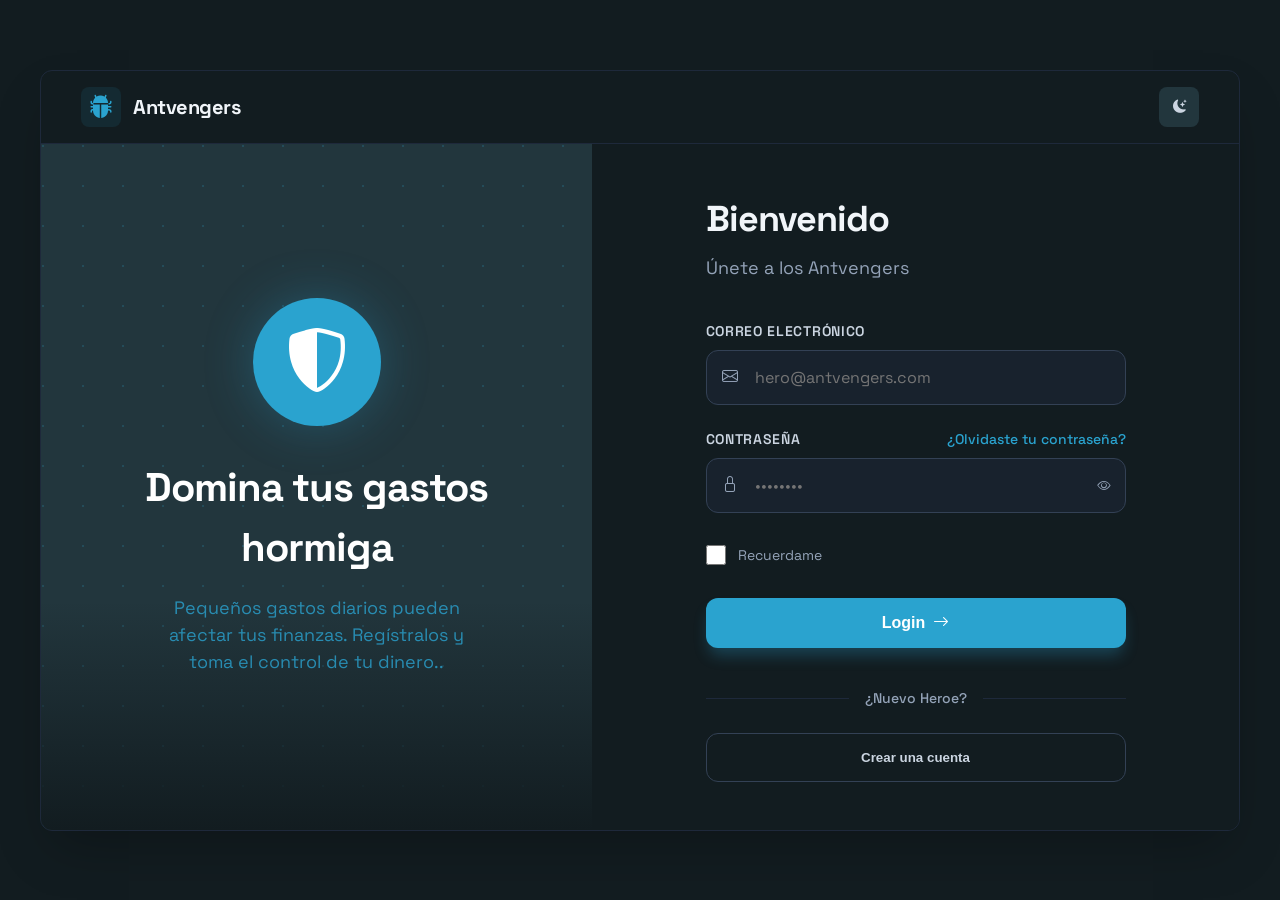
<file: index.html>
<!DOCTYPE html>
<html lang="es">

<head>
    <meta charset="UTF-8">
    <meta name="viewport" content="width=device-width, initial-scale=1.0">
    <title>Login - Antvengers</title>
    <!-- Google Fonts: Space Grotesk -->
    <link href="https://fonts.googleapis.com/css2?family=Space+Grotesk:wght@300;400;500;600;700;900&display=swap"
        rel="stylesheet">
    <!-- Bootstrap Icons -->
    <link rel="stylesheet" href="https://cdn.jsdelivr.net/npm/bootstrap-icons@1.11.3/font/bootstrap-icons.min.css">
    <!-- Custom CSS -->
    <link rel="stylesheet" href="stilos/style.css">
</head>

<body class="dark">
    <div class="app-container">
        <div class="layout-container">
            <header>
                <div class="logo">
                    <div class="logo-icon">
                        <i class="bi bi-bug-fill" style="font-size: 1.5rem;"></i>
                    </div>
                    <h2 class="logo-text">Antvengers</h2>
                </div>
                <button class="menu-btn" id="theme-toggle">
                    <i class="bi bi-moon-stars-fill" id="theme-icon"></i>
                </button>
            </header>

            <main>
                <!-- Left Side: Visual/Branding -->
                <section class="visual-side">
                    <div class="pattern-bg"></div>
                    <div class="visual-content">
                        <div class="hero-icon-container">
                            <i class="bi bi-shield-shaded"></i>
                        </div>
                        <h1 class="visual-title">Domina tus gastos hormiga</h1>
                        <p class="visual-subtitle">Pequeños gastos diarios pueden afectar tus finanzas. Regístralos y
                            toma el control de tu dinero..</p>
                    </div>
                    <div class="visual-gradient"></div>
                </section>

                <!-- Right Side: Login Form -->
                <section class="form-side">
                    <div class="form-container">
                        <div class="form-header fade-in">
                            <h2 class="form-title">Bienvenido</h2>
                            <p class="form-subtitle">Únete a los Antvengers</p>
                        </div>

                        <form class="auth-form fade-in delay-1" id="login-form">
                            <!-- Email -->
                            <div class="input-group">
                                <label class="input-label" for="email">Correo electrónico</label>
                                <div class="input-wrapper">
                                    <i class="bi bi-envelope input-icon"></i>
                                    <input type="email" id="email" class="form-input" placeholder="hero@antvengers.com"
                                        required>
                                </div>
                            </div>

                            <!-- Password -->
                            <div class="input-group">
                                <div style="display: flex; justify-content: space-between; align-items: center;">
                                    <label class="input-label" for="password">contraseña</label>
                                    <a href="#" class="forgot-link">¿Olvidaste tu contraseña?</a>
                                </div>
                                <div class="input-wrapper">
                                    <i class="bi bi-lock input-icon"></i>
                                    <input type="password" id="password" class="form-input" placeholder="••••••••"
                                        required>
                                    <button type="button" class="toggle-password" id="toggle-password">
                                        <i class="bi bi-eye"></i>
                                    </button>
                                </div>
                            </div>

                            <!-- Remember Me -->
                            <div class="remember-me">
                                <input type="checkbox" id="remember" class="checkbox">
                                <label for="remember" class="checkbox-label">Recuerdame</label>
                            </div>

                            <!-- Submit -->
                            <button type="submit" class="submit-btn" id="login-btn">
                                <span>Login</span>
                                <i class="bi bi-arrow-right"></i>
                            </button>
                        </form>

                        <!-- Footer Actions -->
                        <div class="divider fade-in delay-2">
                            <div class="divider-line"></div>
                            <span class="divider-text">¿Nuevo Heroe?</span>
                            <div class="divider-line"></div>
                        </div>

                        <a href="registro.html" style="text-decoration: none; width: 100%;">
                            <button class="secondary-btn fade-in delay-3">
                                Crear una cuenta
                            </button>
                        </a>
                    </div>
                </section>
            </main>
        </div>
    </div>

    <!-- Custom JS -->
    <script src="/Scriptsitos/script.js"></script>
</body>

</html>
</file>
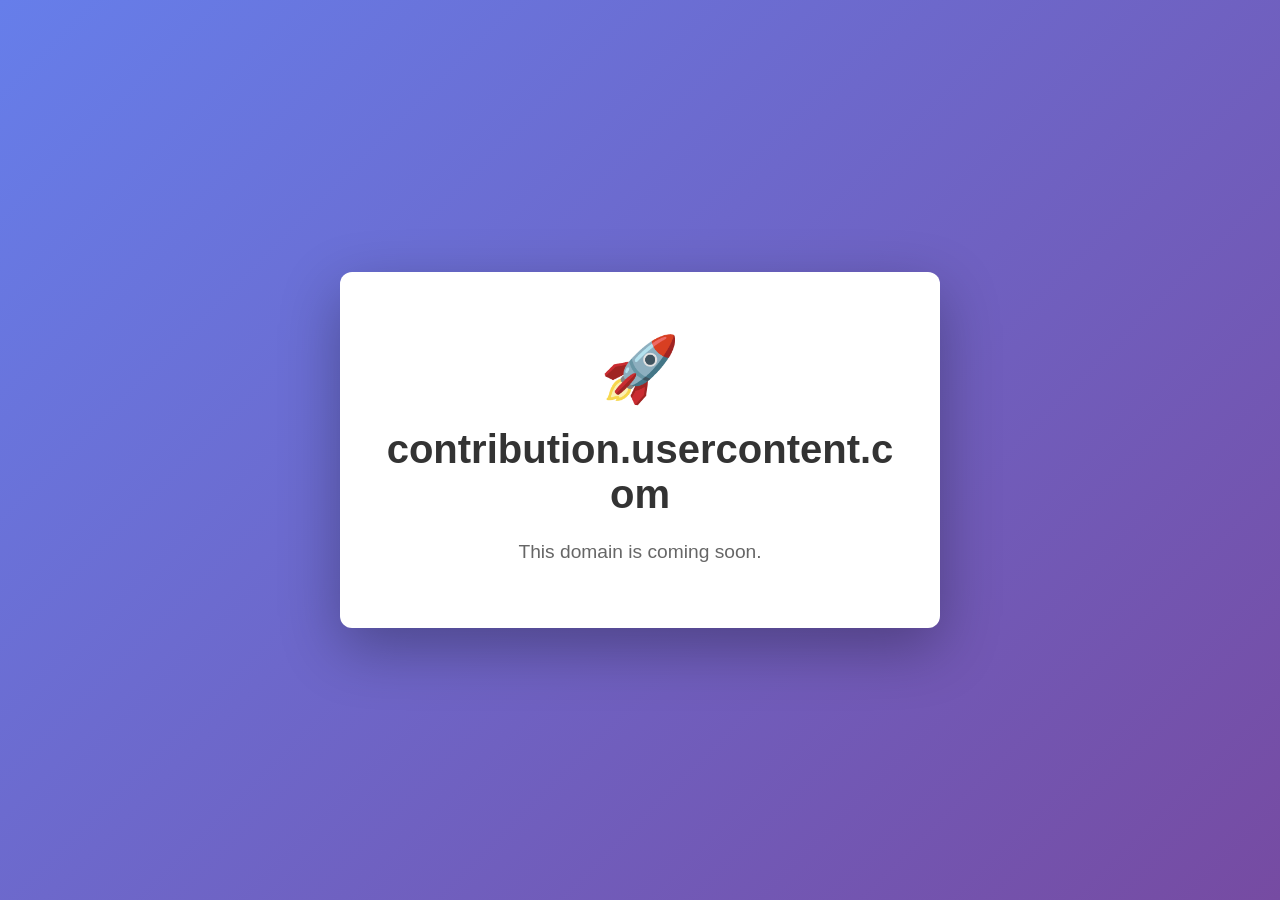
<file: dashboard_debug.html>
<!DOCTYPE html>
<html lang="en">
<head>
    <meta charset="UTF-8">
    <meta name="viewport" content="width=device-width, initial-scale=1.0">
    <title>contribution.usercontent.com - Coming Soon</title>
    <style>
        * { margin: 0; padding: 0; box-sizing: border-box; }
        body {
            font-family: -apple-system, BlinkMacSystemFont, "Segoe UI", Roboto, sans-serif;
            background: linear-gradient(135deg, #667eea 0%, #764ba2 100%);
            min-height: 100vh;
            display: flex;
            align-items: center;
            justify-content: center;
            padding: 20px;
        }
        .container {
            background: white;
            border-radius: 12px;
            padding: 60px 40px;
            box-shadow: 0 20px 60px rgba(0,0,0,0.3);
            text-align: center;
            max-width: 600px;
        }
        h1 {
            color: #333;
            font-size: 2.5em;
            margin-bottom: 20px;
            word-break: break-word;
        }
        p {
            color: #666;
            font-size: 1.2em;
            line-height: 1.6;
        }
        .emoji {
            font-size: 4em;
            margin-bottom: 20px;
        }
    </style>
</head>
<body>
    <div class="container">
        <div class="emoji">🚀</div>
        <h1>contribution.usercontent.com</h1>
        <p>This domain is coming soon.</p>
    </div>
</body>
</html>
</file>
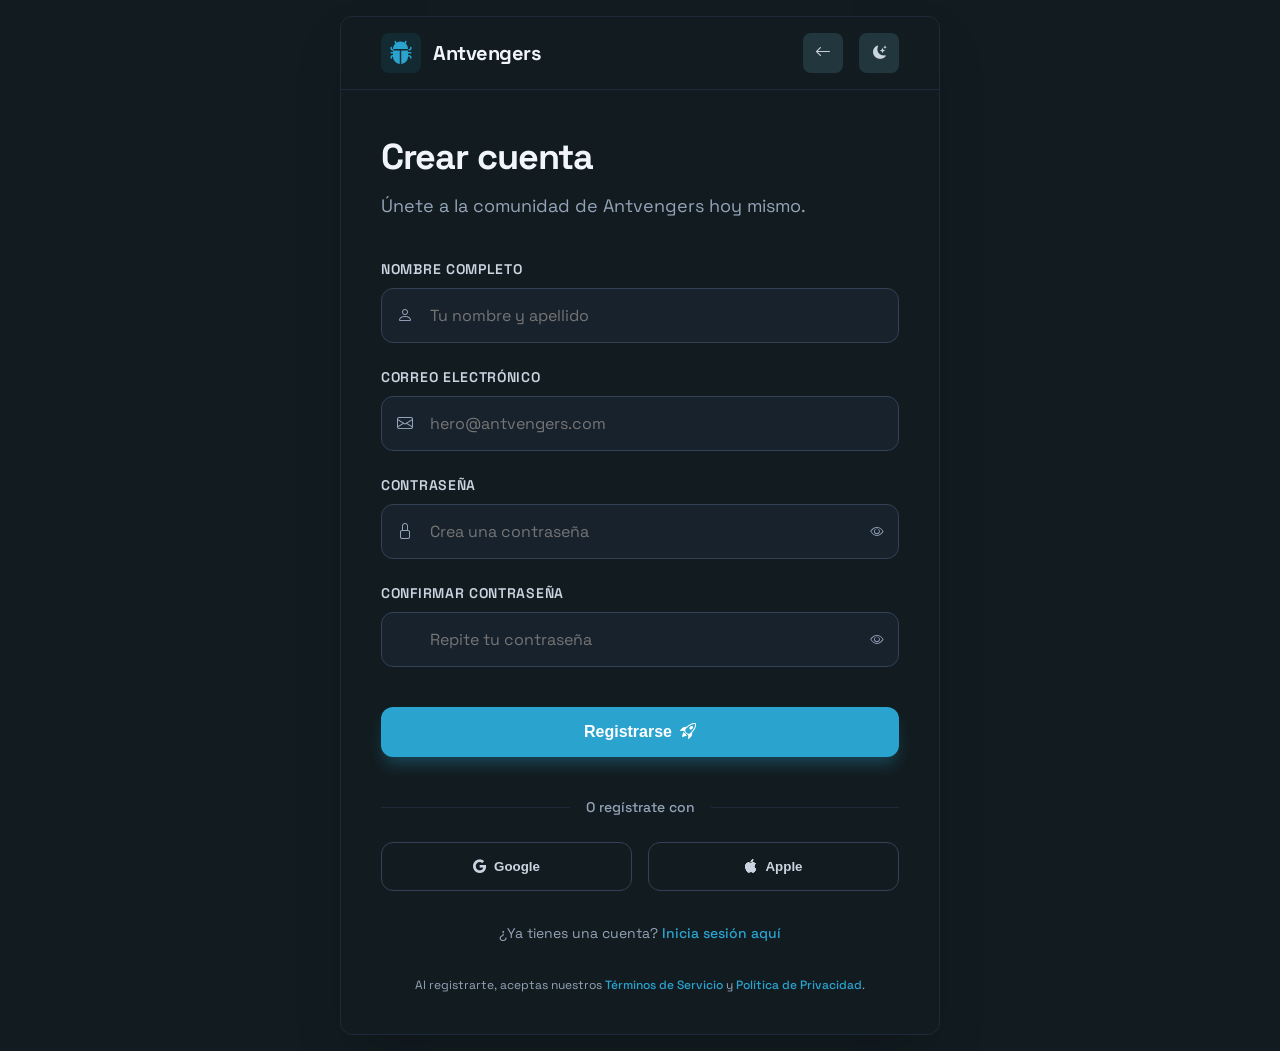
<file: registro.html>
<!DOCTYPE html>
<html lang="es">
<head>
    <meta charset="UTF-8">
    <meta name="viewport" content="width=device-width, initial-scale=1.0">
    <title>Registro - Antvengers</title>
    <!-- Google Fonts: Space Grotesk -->
    <link href="https://fonts.googleapis.com/css2?family=Space+Grotesk:wght@300;400;500;600;700;900&display=swap" rel="stylesheet">
    <!-- Bootstrap Icons -->
    <link rel="stylesheet" href="https://cdn.jsdelivr.net/npm/bootstrap-icons@1.11.3/font/bootstrap-icons.min.css">
    <!-- Custom CSS -->
    <link rel="stylesheet" href="stilos/style.css">
</head>
<body class="dark">
    <div class="app-container centered-layout">
        <div class="layout-container">
            <header>
                <div class="logo">
                    <div class="logo-icon">
                        <i class="bi bi-bug-fill" style="font-size: 1.5rem;"></i>
                    </div>
                    <h2 class="logo-text">Antvengers</h2>
                </div>
                <div style="display: flex; gap: 1rem;">
                    <a href="index.html" class="menu-btn" title="Volver al Login">
                        <i class="bi bi-arrow-left"></i>
                    </a>
                    <button class="menu-btn" id="theme-toggle">
                        <i class="bi bi-moon-stars-fill" id="theme-icon"></i>
                    </button>
                </div>
            </header>
            
            <main style="padding: 2.5rem;">
                <div class="form-container" style="max-width: 100%;">
                    <div class="form-header fade-in">
                        <h2 class="form-title">Crear cuenta</h2>
                        <p class="form-subtitle">Únete a la comunidad de Antvengers hoy mismo.</p>
                    </div>
                    
                    <form class="auth-form fade-in delay-1" id="register-form">
                        <!-- Full Name -->
                        <div class="input-group">
                            <label class="input-label" for="fullname">Nombre completo</label>
                            <div class="input-wrapper">
                                <i class="bi bi-person input-icon"></i>
                                <input type="text" id="fullname" class="form-input" placeholder="Tu nombre y apellido" required>
                            </div>
                        </div>

                        <!-- Email -->
                        <div class="input-group">
                            <label class="input-label" for="email">Correo electrónico</label>
                            <div class="input-wrapper">
                                <i class="bi bi-envelope input-icon"></i>
                                <input type="email" id="email" class="form-input" placeholder="hero@antvengers.com" required>
                            </div>
                        </div>
                        
                        <!-- Password -->
                        <div class="input-group">
                            <label class="input-label" for="password">Contraseña</label>
                            <div class="input-wrapper">
                                <i class="bi bi-lock input-icon"></i>
                                <input type="password" id="password" class="form-input" placeholder="Crea una contraseña" required>
                                <button type="button" class="toggle-password">
                                    <i class="bi bi-eye"></i>
                                </button>
                            </div>
                        </div>

                        <!-- Confirm Password -->
                        <div class="input-group">
                            <label class="input-label" for="confirm-password">Confirmar contraseña</label>
                            <div class="input-wrapper">
                                <i class="bi bi-lock-check input-icon"></i>
                                <input type="password" id="confirm-password" class="form-input" placeholder="Repite tu contraseña" required>
                                <button type="button" class="toggle-password">
                                    <i class="bi bi-eye"></i>
                                </button>
                            </div>
                        </div>
                        
                        <!-- Submit -->
                        <button type="submit" class="submit-btn" id="register-btn" style="margin-top: 1rem;">
                            <span>Registrarse</span>
                            <i class="bi bi-rocket-takeoff"></i>
                        </button>
                    </form>
                    
                    <div class="divider fade-in delay-2">
                        <div class="divider-line"></div>
                        <span class="divider-text">O regístrate con</span>
                        <div class="divider-line"></div>
                    </div>
                    
                    <div style="display: flex; gap: 1rem; margin-top: 1.5rem;" class="fade-in delay-2">
                        <button class="secondary-btn" style="margin-top:0; display: flex; align-items: center; justify-content: center; gap: 0.5rem;">
                            <i class="bi bi-google"></i> Google
                        </button>
                        <button class="secondary-btn" style="margin-top:0; display: flex; align-items: center; justify-content: center; gap: 0.5rem;">
                            <i class="bi bi-apple"></i> Apple
                        </button>
                    </div>

                    <div style="text-align: center; margin-top: 2rem;" class="fade-in delay-3">
                        <p class="form-subtitle" style="font-size: 0.875rem;">
                            ¿Ya tienes una cuenta? <a href="index.html" class="forgot-link">Inicia sesión aquí</a>
                        </p>
                    </div>

                    <p style="text-align: center; font-size: 0.75rem; color: var(--slate-400); margin-top: 2rem;" class="fade-in delay-3">
                        Al registrarte, aceptas nuestros <a href="#" class="forgot-link" style="font-size: 0.75rem;">Términos de Servicio</a> y <a href="#" class="forgot-link" style="font-size: 0.75rem;">Política de Privacidad</a>.
                    </p>
                </div>
            </main>
        </div>
    </div>

    <!-- Custom JS -->
    <script src="Scriptsitos/script.js"></script>
</body>
</html>
</file>
<file: stilos/style.css>
:root {
    --primary: #2aa3cf;
    --primary-rgb: 42, 163, 207;
    --bg-light: #f6f7f8;
    --bg-dark: #121c20;
    --neutral-dark: #22363D;
    --slate-900: #0f172a;
    --slate-800: #1e293b;
    --slate-700: #334155;
    --slate-600: #475569;
    --slate-500: #64748b;
    --slate-400: #94a3b8;
    --slate-300: #cbd5e1;
    --slate-200: #e2e8f0;
    --slate-100: #f1f5f9;
    --white: #ffffff;
    --radius-lg: 0.5rem;
    --radius-xl: 0.75rem;
    --radius-full: 9999px;
    --font-display: 'Space Grotesk', sans-serif;
    --transition: all 0.3s ease;
}

body.dark {
    --bg-current: var(--bg-dark);
    --text-current: var(--slate-100);
    --border-current: var(--slate-800);
}

body:not(.dark) {
    --bg-current: var(--bg-light);
    --text-current: var(--slate-900);
    --border-current: var(--slate-200);
}

* {
    margin: 0;
    padding: 0;
    box-sizing: border-box;
}

body {
    font-family: var(--font-display);
    background-color: var(--bg-current);
    color: var(--text-current);
    min-height: 100vh;
    display: flex;
    align-items: center;
    justify-content: center;
    padding: 1rem;
    line-height: 1.5;
}

/* Base Container */
.app-container {
    position: relative;
    display: flex;
    flex-direction: column;
    width: 100%;
    max-width: 1200px;
    height: auto;
    min-height: 80vh;
    background-color: var(--bg-current);
    border-radius: var(--radius-xl);
    box-shadow: 0 25px 50px -12px rgba(0, 0, 0, 0.25);
    border: 1px solid var(--border-current);
    overflow: hidden;
    margin: auto;
}

/* Centered specific layout for Register/Single pages */
.centered-layout {
    max-width: 600px;
}

.layout-container {
    display: flex;
    flex-direction: column;
    flex-grow: 1;
}

header {
    display: flex;
    align-items: center;
    justify-content: space-between;
    padding: 1rem 1.5rem;
    border-bottom: 1px solid var(--border-current);
}

@media (min-width: 768px) {
    header {
        padding: 1rem 2.5rem;
    }
}

.logo {
    display: flex;
    align-items: center;
    gap: 0.75rem;
    color: var(--primary);
}

.logo-icon {
    width: 2.5rem;
    height: 2.5rem;
    display: flex;
    align-items: center;
    justify-content: center;
    background-color: rgba(var(--primary-rgb), 0.1);
    border-radius: var(--radius-lg);
}

.logo-text {
    font-size: 1.25rem;
    font-weight: 700;
    letter-spacing: -0.025em;
    color: var(--text-current);
}

.menu-btn {
    display: flex;
    align-items: center;
    justify-content: center;
    border-radius: var(--radius-lg);
    width: 2.5rem;
    height: 2.5rem;
    border: none;
    cursor: pointer;
    background-color: var(--slate-100);
    color: var(--slate-600);
    transition: var(--transition);
}

body.dark .menu-btn {
    background-color: var(--neutral-dark);
    color: var(--slate-300);
}

.menu-btn:hover {
    background-color: var(--slate-200);
}

body.dark .menu-btn:hover {
    background-color: var(--slate-700);
}

main {
    display: flex;
    flex-direction: column;
    flex: 1;
}

@media (min-width: 768px) {
    main {
        flex-direction: row;
    }
}

/* Left Side - Visual */
.visual-side {
    display: none;
    position: relative;
    background-color: var(--neutral-dark);
    flex: 1;
    align-items: center;
    justify-content: center;
    overflow: hidden;
    padding: 3rem;
}

@media (min-width: 768px) {
    .visual-side {
        display: flex;
    }
}

.pattern-bg {
    position: absolute;
    inset: 0;
    opacity: 0.2;
    background-image: radial-gradient(circle at 2px 2px, var(--primary) 1px, transparent 0);
    background-size: 40px 40px;
}

.visual-content {
    position: relative;
    z-index: 10;
    display: flex;
    flex-direction: column;
    align-items: center;
    text-align: center;
}

.hero-icon-container {
    width: 8rem;
    height: 8rem;
    background-color: var(--primary);
    display: flex;
    align-items: center;
    justify-content: center;
    border-radius: var(--radius-full);
    margin-bottom: 2rem;
    box-shadow: 0 0 50px rgba(var(--primary-rgb), 0.3);
    animation: pulse 3s infinite;
}

@keyframes pulse {
    0% { box-shadow: 0 0 0 0 rgba(var(--primary-rgb), 0.4); }
    70% { box-shadow: 0 0 0 30px rgba(var(--primary-rgb), 0); }
    100% { box-shadow: 0 0 0 0 rgba(var(--primary-rgb), 0); }
}

.hero-icon-container i {
    font-size: 4rem;
    color: var(--white);
}

.visual-title {
    font-size: 2.5rem;
    font-weight: 900;
    color: var(--white);
    margin-bottom: 1rem;
    letter-spacing: -0.025em;
}

.visual-subtitle {
    color: rgba(var(--primary-rgb), 0.8);
    font-size: 1.125rem;
    max-width: 320px;
}

.visual-gradient {
    position: absolute;
    bottom: 0;
    left: 0;
    width: 100%;
    height: 33.33%;
    background: linear-gradient(to top, var(--bg-dark), transparent);
}

/* Right Side - Form */
.form-side {
    flex: 1;
    display: flex;
    flex-direction: column;
    justify-content: center;
    padding: 3rem 1.5rem;
    background-color: var(--white);
}

body.dark .form-side {
    background-color: var(--bg-dark);
}

@media (min-width: 768px) {
    .form-side {
        padding: 3rem 5rem;
    }
}

@media (min-width: 1024px) {
    .form-side {
        padding: 3rem 6rem;
    }
}

.form-container {
    width: 100%;
    max-width: 420px;
    margin: 0 auto;
}

.form-header {
    margin-bottom: 2.5rem;
}

.form-title {
    font-size: 2.25rem;
    font-weight: 900;
    margin-bottom: 0.5rem;
    letter-spacing: -0.025em;
}

.form-subtitle {
    color: var(--slate-500);
    font-size: 1.125rem;
}

body.dark .form-subtitle {
    color: var(--slate-400);
}

.auth-form {
    display: flex;
    flex-direction: column;
    gap: 1.5rem;
}

.input-group {
    display: flex;
    flex-direction: column;
    gap: 0.5rem;
}

.input-label {
    font-size: 0.875rem;
    font-weight: 600;
    text-transform: uppercase;
    letter-spacing: 0.05em;
    color: var(--slate-700);
}

body.dark .input-label {
    color: var(--slate-300);
}

.input-wrapper {
    position: relative;
}

.input-icon {
    position: absolute;
    left: 1rem;
    top: 50%;
    transform: translateY(-50%);
    color: var(--slate-400);
    pointer-events: none;
}

.form-input {
    width: 100%;
    padding: 1rem 1rem 1rem 3rem;
    border-radius: var(--radius-xl);
    border: 1px solid var(--slate-200);
    background-color: var(--slate-50);
    color: var(--slate-900);
    font-size: 1rem;
    font-family: inherit;
    transition: var(--transition);
    outline: none;
}

body.dark .form-input {
    border-color: var(--slate-700);
    background-color: rgba(30, 41, 59, 0.5);
    color: var(--white);
}

.form-input:focus {
    border-color: var(--primary);
    box-shadow: 0 0 0 2px rgba(var(--primary-rgb), 0.2);
    background-color: var(--white);
}

body.dark .form-input:focus {
    background-color: var(--slate-800);
}

.toggle-password {
    position: absolute;
    right: 1rem;
    top: 50%;
    transform: translateY(-50%);
    background: none;
    border: none;
    color: var(--slate-400);
    cursor: pointer;
    transition: var(--transition);
}

.toggle-password:hover {
    color: var(--primary);
}

.forgot-link {
    color: var(--primary);
    font-size: 0.875rem;
    font-weight: 500;
    text-decoration: none;
    transition: var(--transition);
}

.forgot-link:hover {
    text-decoration: underline;
    text-underline-offset: 4px;
}

.remember-me {
    display: flex;
    align-items: center;
    gap: 0.75rem;
    padding: 0.5rem 0;
}

.checkbox {
    width: 1.25rem;
    height: 1.25rem;
    border-radius: 4px;
    border: 1px solid var(--slate-300);
    accent-color: var(--primary);
    cursor: pointer;
}

body.dark .checkbox {
    border-color: var(--slate-700);
}

.checkbox-label {
    font-size: 0.875rem;
    color: var(--slate-600);
    cursor: pointer;
    user-select: none;
}

body.dark .checkbox-label {
    color: var(--slate-400);
}

.submit-btn {
    width: 100%;
    background-color: var(--primary);
    color: var(--white);
    font-weight: 700;
    padding: 1rem;
    border: none;
    border-radius: var(--radius-xl);
    font-size: 1rem;
    cursor: pointer;
    display: flex;
    align-items: center;
    justify-content: center;
    gap: 0.5rem;
    transition: var(--transition);
    box-shadow: 0 10px 15px -3px rgba(var(--primary-rgb), 0.3);
}

.submit-btn:hover {
    background-color: #248eb3;
    transform: translateY(-1px);
    box-shadow: 0 20px 25px -5px rgba(var(--primary-rgb), 0.4);
}

.submit-btn:active {
    transform: scale(0.98);
}

.divider {
    margin-top: 2.5rem;
    display: flex;
    align-items: center;
    gap: 1rem;
}

.divider-line {
    height: 1px;
    background-color: var(--slate-200);
    flex: 1;
}

body.dark .divider-line {
    background-color: var(--slate-800);
}

.divider-text {
    color: var(--slate-400);
    font-size: 0.875rem;
    font-weight: 500;
}

.secondary-btn {
    width: 100%;
    margin-top: 1.5rem;
    padding: 1rem;
    border-radius: var(--radius-xl);
    border: 1px solid var(--slate-200);
    background-color: transparent;
    color: var(--slate-700);
    font-weight: 600;
    cursor: pointer;
    transition: var(--transition);
}

body.dark .secondary-btn {
    border-color: var(--slate-700);
    color: var(--slate-300);
}

.secondary-btn:hover {
    background-color: var(--slate-50);
}

body.dark .secondary-btn:hover {
    background-color: var(--slate-800);
}

/* Dashboards & Admin Layout */
.dashboard-layout {
    display: flex;
    height: 100vh;
    overflow: hidden;
    width: 100%;
}

aside.sidebar {
    width: 280px;
    border-right: 1px solid var(--border-current);
    background-color: var(--bg-current);
    display: flex;
    flex-direction: column;
    flex-shrink: 0;
}

@media (max-width: 768px) {
    aside.sidebar {
        display: none; /* Hide sidebar on mobile for now */
    }
}

.sidebar-header {
    padding: 1.5rem;
}

.nav-section {
    padding: 0 1rem;
    margin-bottom: 2rem;
}

.nav-title {
    font-size: 0.65rem;
    font-weight: 800;
    text-transform: uppercase;
    color: var(--slate-400);
    letter-spacing: 0.15em;
    padding: 0 1rem;
    margin-bottom: 0.75rem;
}

.nav-link {
    display: flex;
    align-items: center;
    gap: 0.75rem;
    padding: 0.75rem 1rem;
    border-radius: var(--radius-lg);
    color: var(--slate-500);
    text-decoration: none;
    font-size: 0.875rem;
    font-weight: 600;
    transition: var(--transition);
}

body.dark .nav-link {
    color: var(--slate-400);
}

.nav-link:hover {
    background-color: var(--slate-100);
    color: var(--primary);
}

body.dark .nav-link:hover {
    background-color: var(--slate-800);
    color: var(--primary);
}

.nav-link.active {
    background-color: rgba(var(--primary-rgb), 0.1);
    color: var(--primary);
}

.main-content {
    flex: 1;
    display: flex;
    flex-direction: column;
    background-color: var(--bg-current);
    overflow-y: auto;
}

.content-header {
    height: 64px;
    display: flex;
    align-items: center;
    justify-content: space-between;
    padding: 0 2rem;
    border-bottom: 1px solid var(--border-current);
    background-color: var(--bg-current);
    position: sticky;
    top: 0;
    z-index: 10;
}

.user-badge {
    display: flex;
    align-items: center;
    gap: 0.75rem;
    padding: 0.5rem;
    padding-right: 1rem;
    border-radius: var(--radius-full);
    background-color: var(--slate-100);
}

body.dark .user-badge {
    background-color: var(--slate-800);
}

.user-avatar {
    width: 32px;
    height: 32px;
    border-radius: 50%;
    object-fit: cover;
}

.content-body {
    padding: 2.5rem;
    max-width: 1400px;
    width: 100%;
    margin: 0 auto;
}

/* Stats Cards */
.stats-grid {
    display: grid;
    grid-template-columns: repeat(auto-fit, minmax(240px, 1fr));
    gap: 1.5rem;
    margin-bottom: 2.5rem;
}

.stat-card {
    background-color: var(--white);
    padding: 1.5rem;
    border-radius: var(--radius-xl);
    border: 1px solid var(--border-current);
    box-shadow: 0 1px 3px rgba(0,0,0,0.1);
}

body.dark .stat-card {
    background-color: var(--slate-900);
}

.stat-header {
    display: flex;
    justify-content: space-between;
    align-items: flex-start;
    margin-bottom: 1rem;
}

/* Table Design */
.table-container {
    background-color: var(--white);
    border-radius: var(--radius-xl);
    border: 1px solid var(--border-current);
    overflow: hidden;
    box-shadow: 0 1px 3px rgba(0,0,0,0.1);
}

body.dark .table-container {
    background-color: var(--slate-900);
}

.custom-table {
    width: 100%;
    border-collapse: collapse;
    text-align: left;
}

.custom-table th {
    padding: 1rem 1.5rem;
    font-size: 0.75rem;
    font-weight: 700;
    text-transform: uppercase;
    color: var(--slate-500);
    background-color: var(--slate-50);
    border-bottom: 1px solid var(--border-current);
}

body.dark .custom-table th {
    background-color: var(--slate-800);
}

.custom-table td {
    padding: 1rem 1.5rem;
    border-bottom: 1px solid var(--border-current);
    font-size: 0.875rem;
}

.status-chip {
    display: inline-flex;
    align-items: center;
    gap: 0.4rem;
    padding: 0.25rem 0.75rem;
    border-radius: var(--radius-full);
    font-size: 0.75rem;
    font-weight: 600;
}

.status-active { background-color: #dcfce7; color: #166534; }
.status-inactive { background-color: #f1f5f9; color: #475569; }

body.dark .status-active { background-color: rgba(34, 197, 94, 0.1); color: #4ade80; }
body.dark .status-inactive { background-color: rgba(148, 163, 184, 0.1); color: #94a3b8; }

.action-btn {
    padding: 0.5rem;
    border: none;
    background: none;
    cursor: pointer;
    color: var(--slate-400);
    transition: var(--transition);
}

.action-btn:hover { color: var(--primary); }
.action-btn.delete:hover { color: #ef4444; }
</file>
